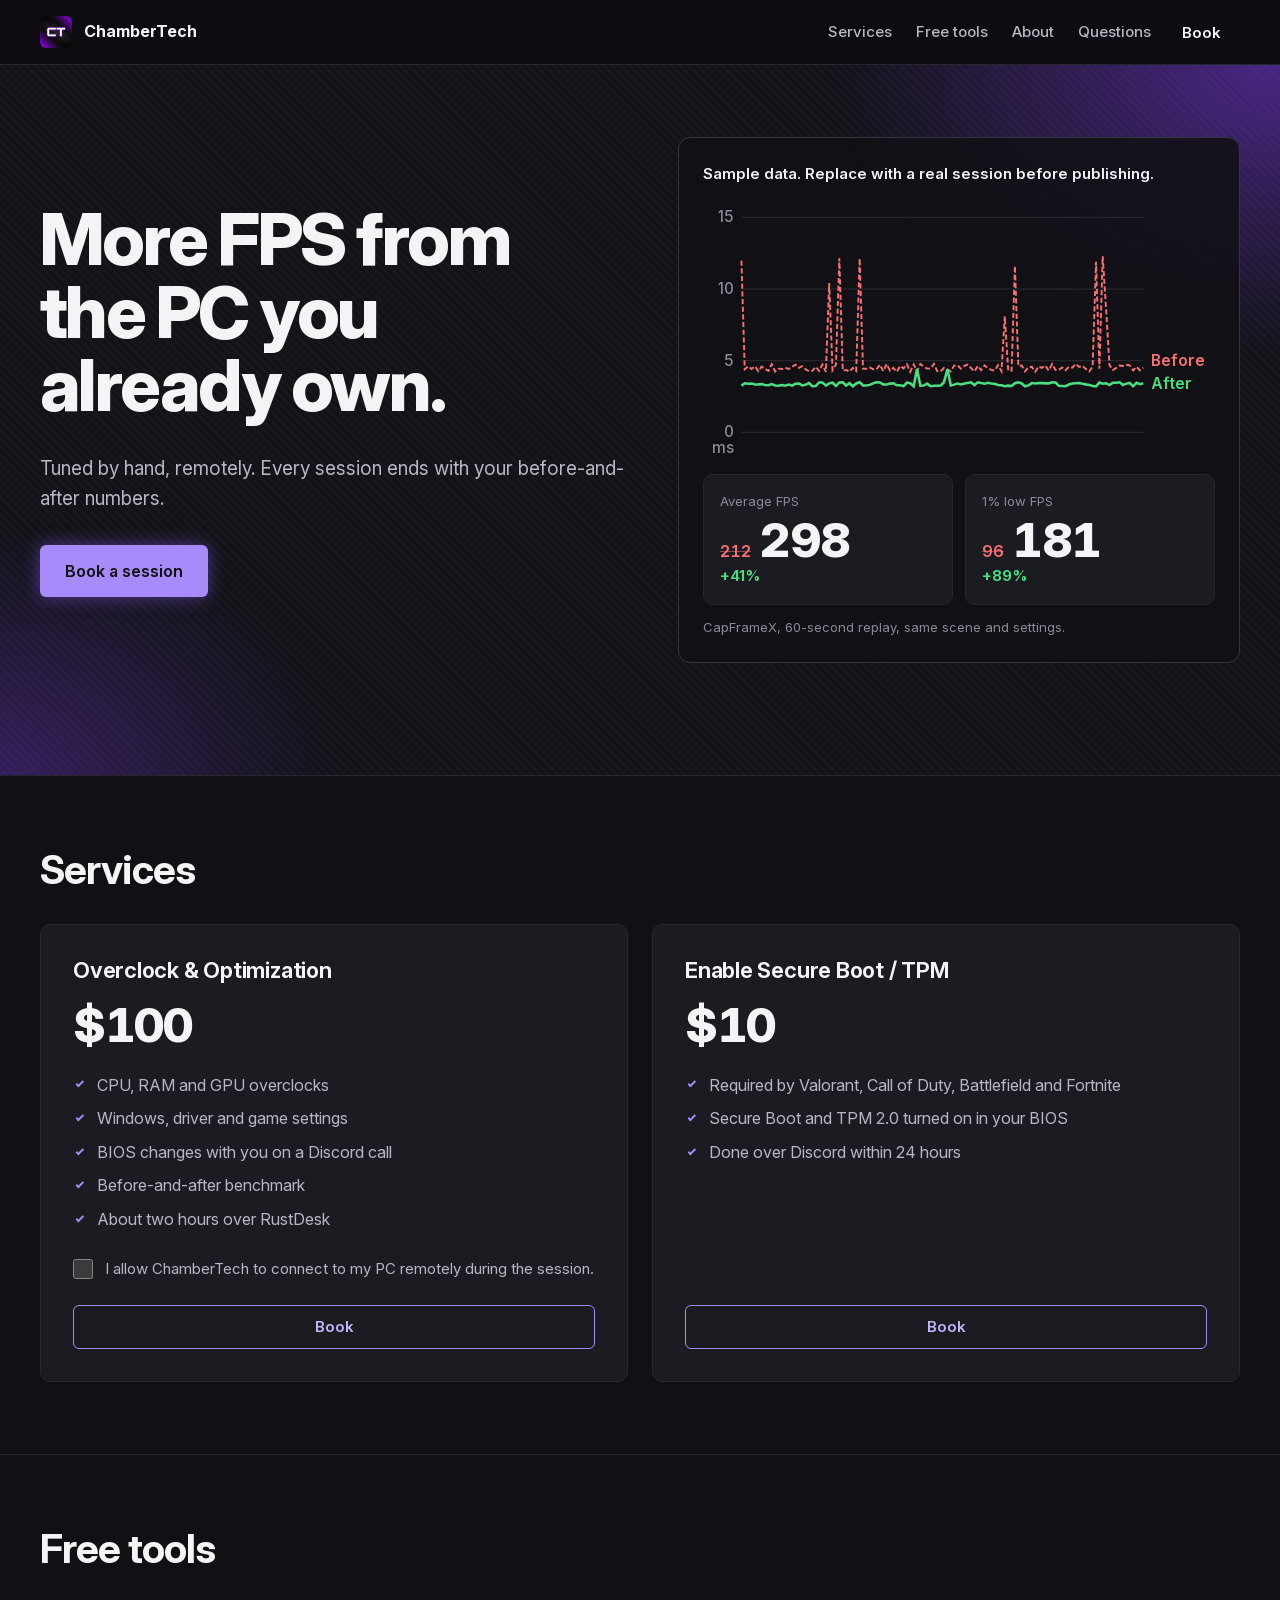
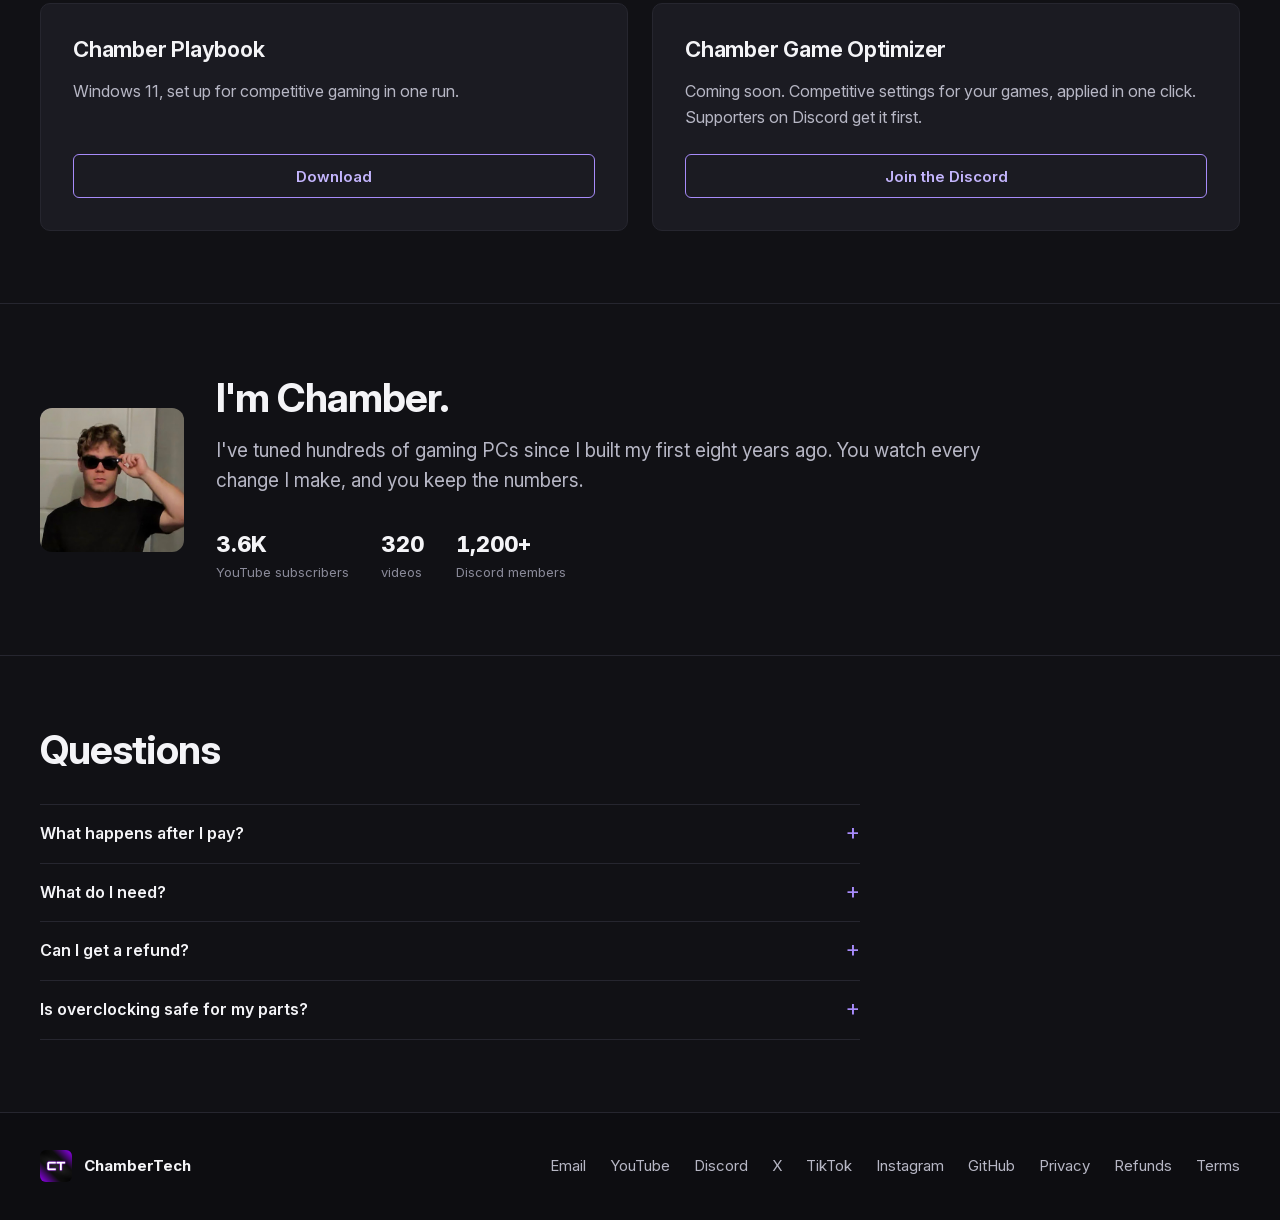
<file: index.html>
<!doctype html>
<html lang="en">
<head>
  <meta charset="utf-8">
  <meta name="viewport" content="width=device-width, initial-scale=1">
  <title>ChamberTech: PC tuning with before-and-after numbers</title>
  <meta name="description" content="Your gaming PC, tuned by hand in a two-hour remote session. Every session ends with your before-and-after FPS numbers.">
  <link rel="canonical" href="https://www.chambertech.net/">
  <meta property="og:type" content="website">
  <meta property="og:url" content="https://www.chambertech.net/">
  <meta property="og:title" content="ChamberTech">
  <meta property="og:description" content="Your gaming PC, tuned by hand. Before-and-after numbers with every session.">
  <meta property="og:image" content="https://www.chambertech.net/assets/og.jpg">
  <meta name="twitter:card" content="summary_large_image">
  <meta name="theme-color" content="#111115">
  <link rel="icon" type="image/png" href="assets/ct-mark.png">
  <link rel="preload" href="assets/InterVariable.woff2" as="font" type="font/woff2" crossorigin>
  <link rel="stylesheet" href="assets/ct.css">
</head>
<body>
  <a class="skip btn btn--primary" href="#main">Skip to content</a>

  <header class="site-header">
    <div class="wrap site-header__inner">
      <a class="brand" href="/"><img src="assets/ct-mark.png" width="32" height="32" alt="">ChamberTech</a>
      <nav class="nav" aria-label="Main">
        <a href="#services">Services</a>
        <a href="#free">Free tools</a>
        <a href="#about">About</a>
        <a href="#faq">Questions</a>
        <a class="btn btn--ghost" href="#services">Book</a>
      </nav>
    </div>
  </header>

  <main id="main">
    <section class="hero">
      <div class="wrap hero__grid">
        <div class="stack-lg">
          <h1>More FPS from the PC you already own.</h1>
          <p class="lede">Tuned by hand, remotely. Every session ends with your before-and-after numbers.</p>
          <div><a class="btn btn--primary btn--lg" href="#services">Book a session</a></div>
        </div>
        <!-- bench -->
        <figure class="bench">
          <figcaption class="bench__title">Sample data. Replace with a real session before publishing.</figcaption>
          <svg class="bench__chart" viewBox="0 0 400 200" role="img" aria-label="Frametime in milliseconds, before and after. Lower is smoother."><line class="grid" x1="30" x2="344" y1="180" y2="180"/><text x="24" y="184" text-anchor="end">0</text><line class="grid" x1="30" x2="344" y1="124" y2="124"/><text x="24" y="128" text-anchor="end">5</text><line class="grid" x1="30" x2="344" y1="68" y2="68"/><text x="24" y="72" text-anchor="end">10</text><line class="grid" x1="30" x2="344" y1="12" y2="12"/><text x="24" y="16" text-anchor="end">15</text><text x="24" y="196" text-anchor="end">ms</text><path class="before" d="M30 45.8L32.6 130.7L35.3 128.4L37.9 130.5L40.6 128.4L43.2 132.2L45.8 128.6L48.5 130.5L51.1 132L53.7 126.7L56.4 132.5L59 130.2L61.7 130.5L64.3 129.5L66.9 130.5L69.6 128.8L72.2 127.1L74.9 129.6L77.5 128.3L80.1 130.7L82.8 132.2L85.4 132L88.1 128.7L90.7 132.1L93.3 127L96 132.8L98.6 63.3L101.2 131.4L103.9 126.9L106.5 43.9L109.2 131.7L111.8 131.2L114.4 132.6L117.1 129.6L119.7 132.1L122.4 44.1L125 130.2L127.6 130.3L130.3 129.2L132.9 130.7L135.5 130.8L138.2 127.1L140.8 132.1L143.5 126.6L146.1 131.8L148.7 129.6L151.4 132.7L154 128.1L156.7 130L159.3 126.8L161.9 132.7L164.6 126.9L167.2 132.3L169.8 126.6L172.5 128.5L175.1 130.2L177.8 130.2L180.4 126.5L183 132.2L185.7 132.4L188.3 129.7L191 130.8L193.6 132.4L196.2 127.8L198.9 127.6L201.5 130.3L204.2 128.1L206.8 127L209.4 129.7L212.1 132.4L214.7 128L217.3 131.4L220 127.6L222.6 129.9L225.3 131.2L227.9 131.7L230.5 127.5L233.2 132.2L235.8 89.3L238.5 131.8L241.1 131.7L243.7 50L246.4 128.1L249 127.7L251.6 132.3L254.3 129L256.9 128.7L259.6 132.6L262.2 128.5L264.8 129.6L267.5 127.7L270.1 131.7L272.8 126.6L275.4 131.2L278 131.1L280.7 129.2L283.3 131.4L285.9 128.7L288.6 129.5L291.2 126.5L293.9 128.9L296.5 128L299.1 130.4L301.8 132.4L304.4 128.7L307.1 46.7L309.7 130.3L312.3 42.4L315 84.6L317.6 127.5L320.3 131.3L322.9 129.6L325.5 127.8L328.2 128.1L330.8 127.2L333.4 127.6L336.1 131.6L338.7 128.7L341.4 131.6L344 129.4"/><path class="after" d="M30 143.5L32.6 141.6L35.3 142L37.9 141.8L40.6 142.6L43.2 142.5L45.8 142.3L48.5 143L51.1 143.2L53.7 142.3L56.4 143.3L59 143.5L61.7 143L64.3 143.6L66.9 142.7L69.6 143.4L72.2 142L74.9 141.8L77.5 143.3L80.1 142.8L82.8 141.4L85.4 143.9L88.1 143.7L90.7 141L93.3 141.1L96 143.4L98.6 141.7L101.2 141.2L103.9 143.7L106.5 141L109.2 140.9L111.8 143.4L114.4 141.6L117.1 144L119.7 141.8L122.4 140.8L125 143.4L127.6 143.4L130.3 142.9L132.9 141.7L135.5 140.8L138.2 141L140.8 142.5L143.5 142.6L146.1 141.9L148.7 141.6L151.4 143.2L154 143.2L156.7 143.9L159.3 141.1L161.9 141.6L164.6 144L167.2 130.4L169.8 143.5L172.5 143.4L175.1 141.9L177.8 143.9L180.4 143.6L183 143.5L185.7 143.3L188.3 140.8L191 130.7L193.6 143.4L196.2 142.7L198.9 141.9L201.5 142.5L204.2 141.9L206.8 141.4L209.4 140.9L212.1 143L214.7 140.9L217.3 141.5L220 142L222.6 141.2L225.3 141.8L227.9 142.1L230.5 143L233.2 143.2L235.8 144L238.5 143.5L241.1 143.7L243.7 141.6L246.4 140.9L249 141.8L251.6 144L254.3 143.3L256.9 141.5L259.6 141.8L262.2 141.5L264.8 141.4L267.5 141.7L270.1 141.7L272.8 140.9L275.4 141L278 143.5L280.7 143.7L283.3 143.9L285.9 142.6L288.6 141.8L291.2 141.6L293.9 141.5L296.5 142L299.1 142.5L301.8 142.9L304.4 143.7L307.1 144L309.7 141.1L312.3 142L315 141.6L317.6 143L320.3 141.2L322.9 141.2L325.5 140.9L328.2 143L330.8 141.9L333.4 141.4L336.1 144L338.7 141.2L341.4 142.3L344 141.6"/><text class="before" x="350" y="128.2">Before</text><text class="after" x="350" y="146.2">After</text></svg>
          <div class="readouts"><div class="readout"><div class="readout__label">Average FPS</div><div class="readout__value"><span class="readout__from">212</span><span class="readout__to">298</span></div><div class="readout__delta">+41%</div></div><div class="readout"><div class="readout__label">1% low FPS</div><div class="readout__value"><span class="readout__from">96</span><span class="readout__to">181</span></div><div class="readout__delta">+89%</div></div></div>
          <p class="bench__method">CapFrameX, 60-second replay, same scene and settings.</p>
        </figure>
        <!-- /bench -->
      </div>
    </section>

    <section class="section" id="services">
      <div class="wrap stack-lg">
        <h2>Services</h2>
        <div class="grid-2">
          <!-- Booking opens Shopify checkout with the service in the cart. Consent lands in the order's notes. -->
          <form class="panel offer" action="https://be6008.myshopify.com/cart/41053300850893:1" method="get">
            <div class="stack">
              <h3>Overclock &amp; Optimization</h3>
              <div class="offer__price">$100</div>
            </div>
            <ul class="offer__list">
              <li>CPU, RAM and GPU overclocks</li>
              <li>Windows, driver and game settings</li>
              <li>BIOS changes with you on a Discord call</li>
              <li>Before-and-after benchmark</li>
              <li>About two hours over RustDesk</li>
            </ul>
            <label class="check">
              <input type="checkbox" name="attributes[Remote access consent]" value="Yes" required>
              <span>I allow ChamberTech to connect to my PC remotely during the session.</span>
            </label>
            <button class="btn btn--outline" type="submit">Book</button>
          </form>

          <form class="panel offer" action="https://be6008.myshopify.com/cart/48362963730637:1" method="get">
            <div class="stack">
              <h3>Enable Secure Boot / TPM</h3>
              <div class="offer__price">$10</div>
            </div>
            <ul class="offer__list">
              <li>Required by Valorant, Call of Duty, Battlefield and Fortnite</li>
              <li>Secure Boot and TPM 2.0 turned on in your BIOS</li>
              <li>Done over Discord within 24 hours</li>
            </ul>
            <button class="btn btn--outline" type="submit">Book</button>
          </form>
        </div>
      </div>
    </section>

    <section class="section" id="free">
      <div class="wrap stack-lg">
        <h2>Free tools</h2>
        <div class="grid-2">
          <article class="panel offer">
            <div class="stack">
              <h3>Chamber Playbook</h3>
              <p>Windows 11, set up for competitive gaming in one run.</p>
            </div>
            <a class="btn btn--outline" href="https://github.com/ChamberTechFPS/Playbook/releases/latest/download/Chamber.apbx">Download</a>
          </article>
          <article class="panel offer">
            <div class="stack">
              <h3>Chamber Game Optimizer</h3>
              <p>Coming soon. Competitive settings for your games, applied in one click. Supporters on Discord get it first.</p>
            </div>
            <a class="btn btn--outline" href="https://discord.gg/TG4djSaZ2w">Join the Discord</a>
          </article>
        </div>
      </div>
    </section>

    <section class="section" id="about">
      <div class="wrap about">
        <img src="assets/chamber.jpg" width="144" height="144" alt="Chamber" loading="lazy">
        <div class="stack-lg">
          <div class="stack">
            <h2>I'm Chamber.</h2>
            <p class="lede">I've tuned hundreds of gaming PCs since I built my first eight years ago. You watch every change I make, and you keep the numbers.</p>
          </div>
          <div class="stats">
            <div><b>3.6K</b><span class="meta">YouTube subscribers</span></div>
            <div><b>320</b><span class="meta">videos</span></div>
            <div><b>1,200+</b><span class="meta">Discord members</span></div>
          </div>
        </div>
      </div>
    </section>

    <section class="section" id="faq">
      <div class="wrap narrow stack-lg">
        <h2>Questions</h2>
        <div class="faq">
          <details><summary>What happens after I pay?</summary><div class="prose"><p>I email you to pick a time. The session takes about two hours over RustDesk, with a Discord call for the BIOS steps.</p></div></details>
          <details><summary>What do I need?</summary><div class="prose"><p>A Windows PC with RustDesk installed, and Discord on your phone.</p></div></details>
          <details><summary>Can I get a refund?</summary><div class="prose"><p>Yes, within 14 days of purchase.</p></div></details>
          <details><summary>Is overclocking safe for my parts?</summary><div class="prose"><p>Write this answer before publishing.</p></div></details>
        </div>
      </div>
    </section>
  </main>

  <footer class="site-footer">
    <div class="wrap site-footer__inner">
      <a class="brand" href="/"><img src="assets/ct-mark.png" width="32" height="32" alt="" loading="lazy">ChamberTech</a>
      <a href="mailto:chamber@chambertech.net">Email</a>
      <a href="https://www.youtube.com/channel/UCDqCaOH3PiFDSbv3CMBFkwg" rel="me">YouTube</a>
      <a href="https://discord.gg/TG4djSaZ2w">Discord</a>
      <a href="https://x.com/chambertech_" rel="me">X</a>
      <a href="https://www.tiktok.com/@chambertech_" rel="me">TikTok</a>
      <a href="https://www.instagram.com/chambertech_" rel="me">Instagram</a>
      <a href="https://github.com/ChamberTechFPS/Chamber-Playbook">GitHub</a>
      <a href="https://be6008.myshopify.com/policies/privacy-policy">Privacy</a>
      <a href="https://be6008.myshopify.com/policies/refund-policy">Refunds</a>
      <a href="https://be6008.myshopify.com/policies/terms-of-service">Terms</a>
    </div>
  </footer>
</body>
</html>
</file>
<file: assets/ct.css>
/* ChamberTech: the whole design system. Same tokens as Chamber Game Optimizer. */

@font-face {
  font-family: "Inter";
  src: url("InterVariable.woff2") format("woff2");
  font-weight: 100 900;
  font-display: swap;
}

:root {
  color-scheme: dark;

  --bar: #0d0d11;
  --bg: #111115;
  --card: #1b1b22;
  --raised: #24242d;
  --line-soft: #26262f;
  --line: #353541;
  --line-strong: #70707f; /* inputs: 3:1 against page and fill */

  --text: #f4f4f7;   /* headings, numbers */
  --text-2: #b7b7c5; /* body */
  --text-3: #8a8a99; /* meta */

  --violet: #a78bfa; /* actions and links only */
  --violet-soft: #c4b5fd;
  --violet-tint: rgba(167, 139, 250, 0.14);
  --on-violet: #111115;
  --glow: rgba(139, 92, 246, 0.5);

  --before: #f87171; /* before, and errors */
  --after: #4ade80;  /* after */

  --font: "Inter", "Segoe UI Variable Text", "Segoe UI", system-ui, sans-serif;
  --fs-sm: 0.9375rem;
  --fs-lede: 1.1875rem;
  --fs-h3: 1.375rem;
  --fs-h2: clamp(1.75rem, 1.4rem + 1.4vw, 2.5rem);
  --fs-h1: clamp(2.5rem, 1.6rem + 3.6vw, 4.5rem);
  --fs-stat: clamp(2rem, 1.5rem + 2vw, 3rem);

  --s2: 0.5rem; --s3: 0.75rem; --s4: 1rem; --s5: 1.5rem;
  --s6: 2rem; --s7: 3rem; --s8: 4.5rem;

  --r-ctl: 6px;  /* buttons, inputs */
  --r-card: 10px;
  --r-hero: 12px;

  --wrap: 1200px;
  --gutter: clamp(1rem, 4vw, 2rem);
  --ease: 150ms ease-out;
}

/* Base */
*, *::before, *::after { box-sizing: border-box; }
html { -webkit-text-size-adjust: 100%; scroll-padding-top: 5rem; }
body { margin: 0; background: var(--bg); color: var(--text-2); font: 400 1rem/1.6 var(--font); -webkit-font-smoothing: antialiased; }
h1, h2, h3 { margin: 0; color: var(--text); font-weight: 700; text-wrap: balance; }
h1 { font-size: var(--fs-h1); line-height: 1.02; letter-spacing: -0.035em; font-weight: 800; }
h2, .h2 { font-size: var(--fs-h2); line-height: 1.1; letter-spacing: -0.025em; }
h3 { font-size: var(--fs-h3); line-height: 1.25; letter-spacing: -0.01em; font-weight: 650; }
p { margin: 0; max-width: 64ch; text-wrap: pretty; }
a { color: var(--violet); text-underline-offset: 3px; text-decoration-thickness: 1px; }
a:hover { color: var(--violet-soft); }
img { max-width: 100%; height: auto; display: block; }
strong { color: var(--text); font-weight: 600; }
::selection { background: var(--violet); color: var(--on-violet); }
:focus-visible { outline: 2px solid var(--violet); outline-offset: 2px; }
.lede { font-size: var(--fs-lede); line-height: 1.55; }
.meta { font-size: 0.8125rem; color: var(--text-3); }
.num { font-variant-numeric: tabular-nums; }
.skip { position: absolute; left: var(--s4); top: -100px; z-index: 20; }
.skip:focus { top: var(--s3); }

/* Layout */
.wrap { width: min(100% - 2 * var(--gutter), var(--wrap)); margin-inline: auto; }
.narrow > * { max-width: 820px; } /* left edge stays aligned with other sections */
.section { padding-block: var(--s8); }
.section + .section { border-top: 1px solid var(--line-soft); }
.stack > * + * { margin-top: var(--s4); }
.stack-lg > * + * { margin-top: var(--s6); }
.grid-2 { display: grid; gap: var(--s5); grid-template-columns: repeat(auto-fit, minmax(min(100%, 22rem), 1fr)); }

/* Buttons: one primary per screen, the only thing that glows */
.btn {
  display: inline-flex; align-items: center; justify-content: center;
  min-height: 44px; padding: 0 1.125rem;
  font: 600 var(--fs-sm)/1 var(--font); text-decoration: none; cursor: pointer;
  border: 1px solid transparent; border-radius: var(--r-ctl);
  transition: background var(--ease), box-shadow var(--ease), transform var(--ease);
}
.btn:active { transform: scale(0.97); }
.btn--primary { background: var(--violet); color: var(--on-violet); box-shadow: 0 0 18px var(--glow); }
.btn--primary:hover { background: var(--violet-soft); color: var(--on-violet); }
.btn--outline { border-color: var(--violet); color: var(--violet-soft); background: none; }
.btn--outline:hover { background: var(--violet-tint); color: var(--violet-soft); }
.btn--ghost { color: var(--text); background: none; }
.btn--ghost:hover { background: var(--raised); color: var(--text); }
.btn--lg { min-height: 52px; padding: 0 1.5rem; font-size: 1rem; }
.btn[disabled] { opacity: 0.45; cursor: not-allowed; box-shadow: none; }

/* Header */
.site-header { position: sticky; top: 0; z-index: 10; background: rgba(13, 13, 17, 0.85); -webkit-backdrop-filter: blur(10px); backdrop-filter: blur(10px); border-bottom: 1px solid var(--line-soft); }
.site-header__inner { display: flex; align-items: center; gap: var(--s5); min-height: 64px; }
.brand { display: inline-flex; align-items: center; gap: var(--s3); color: var(--text); font-weight: 700; text-decoration: none; }
.brand:hover { color: var(--text); }
.brand img { width: 32px; height: 32px; border-radius: var(--r-ctl); }
.nav { display: flex; align-items: center; margin-left: auto; overflow-x: auto; scrollbar-width: none; }
.nav a:not(.btn) { display: inline-flex; align-items: center; min-height: 44px; padding: 0 0.75rem; border-radius: var(--r-ctl); color: var(--text-2); font-size: var(--fs-sm); font-weight: 500; text-decoration: none; white-space: nowrap; }
.nav a:not(.btn):hover, .nav a[aria-current="page"] { color: var(--text); background: var(--raised); }
@media (max-width: 560px) {
  .site-header__inner { flex-wrap: wrap; gap: 0; padding-block: var(--s2); }
  .nav { margin-left: 0; width: 100%; }
}

/* Footer: one row */
.site-footer { background: var(--bar); border-top: 1px solid var(--line-soft); padding-block: var(--s6); }
.site-footer__inner { display: flex; flex-wrap: wrap; align-items: center; gap: var(--s2) var(--s5); font-size: var(--fs-sm); }
.site-footer__inner .brand { margin-right: auto; }
.site-footer__inner a:not(.brand) { padding-block: 0.6rem; color: var(--text-2); text-decoration: none; }
.site-footer__inner a:not(.brand):hover { color: var(--text); }

/* Hero: the one place the logo's carbon and corner glow appear */
.hero { position: relative; overflow: hidden; border-bottom: 1px solid var(--line-soft); background: repeating-linear-gradient(45deg, #15151b 0 3px, #1e1e26 3px 6px); }
.hero::before {
  content: ""; position: absolute; inset: 0; pointer-events: none;
  background:
    radial-gradient(40rem 26rem at 100% 0%, rgba(124, 58, 237, 0.5), transparent 70%),
    radial-gradient(30rem 22rem at 0% 100%, rgba(124, 58, 237, 0.32), transparent 70%),
    rgba(17, 17, 21, 0.55);
}
.hero > * { position: relative; }
.hero__grid { display: grid; gap: var(--s7); align-items: center; padding-block: var(--s8) 7rem; }
@media (min-width: 960px) { .hero__grid:has(.bench) { grid-template-columns: 1.05fr 1fr; } }

/* Benchmark */
.bench { margin: 0; padding: var(--s5); background: rgba(17, 17, 21, 0.88); border: 1px solid var(--line); border-radius: var(--r-hero); }
.bench__title { color: var(--text); font-weight: 600; font-size: var(--fs-sm); }
.bench__chart { display: block; width: 100%; height: auto; margin-block: var(--s4); }
.bench__chart .grid { stroke: var(--line-soft); }
.bench__chart text { fill: var(--text-3); font: 500 12px var(--font); }
.bench__chart path.before { stroke: var(--before); fill: none; stroke-width: 1.5; stroke-dasharray: 4 2; } /* dashed: not color alone */
.bench__chart path.after { stroke: var(--after); fill: none; stroke-width: 2; }
.bench__chart text.before { fill: var(--before); font-weight: 600; }
.bench__chart text.after { fill: var(--after); font-weight: 600; }
@media (max-width: 560px) { .bench__chart text { font-size: 15px; } } /* chart shrinks on phones; keep labels readable */
.bench__method { margin-top: var(--s3); font-size: 0.8125rem; color: var(--text-3); }
.readouts { display: grid; grid-template-columns: repeat(2, minmax(0, 1fr)); gap: var(--s3); }
.readout { padding: var(--s4); background: var(--card); border: 1px solid var(--line-soft); border-radius: var(--r-card); }
.readout__label { font-size: 0.8125rem; color: var(--text-3); }
.readout__value { display: flex; flex-wrap: wrap; align-items: baseline; gap: var(--s2); margin-top: 0.25rem; font-variant-numeric: tabular-nums; }
.readout__from { color: var(--before); font-weight: 600; text-decoration: line-through; text-decoration-color: rgba(248, 113, 113, 0.5); }
.readout__to { color: var(--text); font-size: var(--fs-stat); font-weight: 800; letter-spacing: -0.03em; line-height: 1; }
.readout__delta { color: var(--after); font-size: var(--fs-sm); font-weight: 650; }

/* Panels and services */
.panel { padding: var(--s5); background: var(--card); border: 1px solid var(--line-soft); border-radius: var(--r-card); }
a.panel { display: block; color: inherit; text-decoration: none; transition: border-color var(--ease); }
a.panel:hover { border-color: var(--violet); color: inherit; }
.offer { display: flex; flex-direction: column; gap: var(--s5); padding: var(--s6); }
.offer > .btn { margin-top: auto; }
.offer__price { color: var(--text); font-size: var(--fs-stat); font-weight: 800; letter-spacing: -0.03em; line-height: 1; font-variant-numeric: tabular-nums; }
.offer__list { display: grid; gap: var(--s2); margin: 0; padding: 0; list-style: none; }
.offer__list li { position: relative; padding-left: 1.5rem; }
.offer__list li::before { content: ""; position: absolute; left: 0.2rem; top: 0.55em; width: 0.5rem; height: 0.28rem; border-left: 2px solid var(--violet); border-bottom: 2px solid var(--violet); transform: rotate(-45deg); }

/* About */
.about { display: grid; gap: var(--s6); align-items: center; }
@media (min-width: 760px) { .about { grid-template-columns: 9rem 1fr; } }
.about img { width: 9rem; height: 9rem; border-radius: var(--r-hero); object-fit: cover; }
.stats { display: flex; flex-wrap: wrap; gap: var(--s6); }
.stats div { display: grid; }
.stats b { color: var(--text); font-size: var(--fs-h3); font-weight: 800; font-variant-numeric: tabular-nums; }

/* FAQ */
.faq details { border-bottom: 1px solid var(--line-soft); }
.faq details:first-child { border-top: 1px solid var(--line-soft); }
.faq summary { display: flex; justify-content: space-between; gap: var(--s4); padding: var(--s4) 0; color: var(--text); font-weight: 600; cursor: pointer; list-style: none; }
.faq summary::-webkit-details-marker { display: none; }
.faq summary::after { content: "+"; color: var(--violet); font-size: 1.4em; font-weight: 400; line-height: 1; transition: transform var(--ease); }
.faq details[open] summary::after { transform: rotate(45deg); }
.faq details > div { padding-bottom: var(--s4); }

/* Forms */
.field { display: grid; gap: var(--s2); }
.field label { color: var(--text); font-size: var(--fs-sm); font-weight: 550; }
.field input, .field textarea {
  width: 100%; min-height: 44px; padding: 0.7rem 0.85rem;
  font: inherit; color: var(--text); background: var(--raised);
  border: 1px solid var(--line-strong); border-radius: var(--r-ctl);
}
.field input:focus-visible, .field textarea:focus-visible { outline: none; border-color: var(--violet); box-shadow: 0 0 0 3px var(--violet-tint); }
.check { display: flex; gap: var(--s3); align-items: flex-start; font-size: var(--fs-sm); }
.check input { flex: none; width: 20px; height: 20px; margin: 2px 0 0; accent-color: var(--violet); }
.notice { padding: var(--s3) var(--s4); border: 1px solid var(--line); border-radius: var(--r-card); background: var(--card); color: var(--text); }
.error { color: var(--before); }

/* Service page: copy left, booking right */
.product { display: grid; gap: var(--s7); align-items: start; }
@media (min-width: 960px) { .product { grid-template-columns: 1fr 22rem; } .product__buy { position: sticky; top: 6rem; } }
.product__buy { display: grid; gap: var(--s5); }
.product__buy .btn { width: 100%; }

/* Rich text from the Shopify admin */
.prose > * + * { margin-top: var(--s4); }
.prose ul, .prose ol { display: grid; gap: var(--s2); padding-left: 1.25rem; }

/* Plain lists: cart, search, blog, collections */
.rows { margin: 0; padding: 0; list-style: none; border-top: 1px solid var(--line-soft); }
.rows > li { display: flex; justify-content: space-between; align-items: baseline; gap: var(--s4); padding-block: var(--s4); border-bottom: 1px solid var(--line-soft); }

@media (prefers-reduced-motion: reduce) {
  *, *::before, *::after { transition: none !important; }
}
</file>
